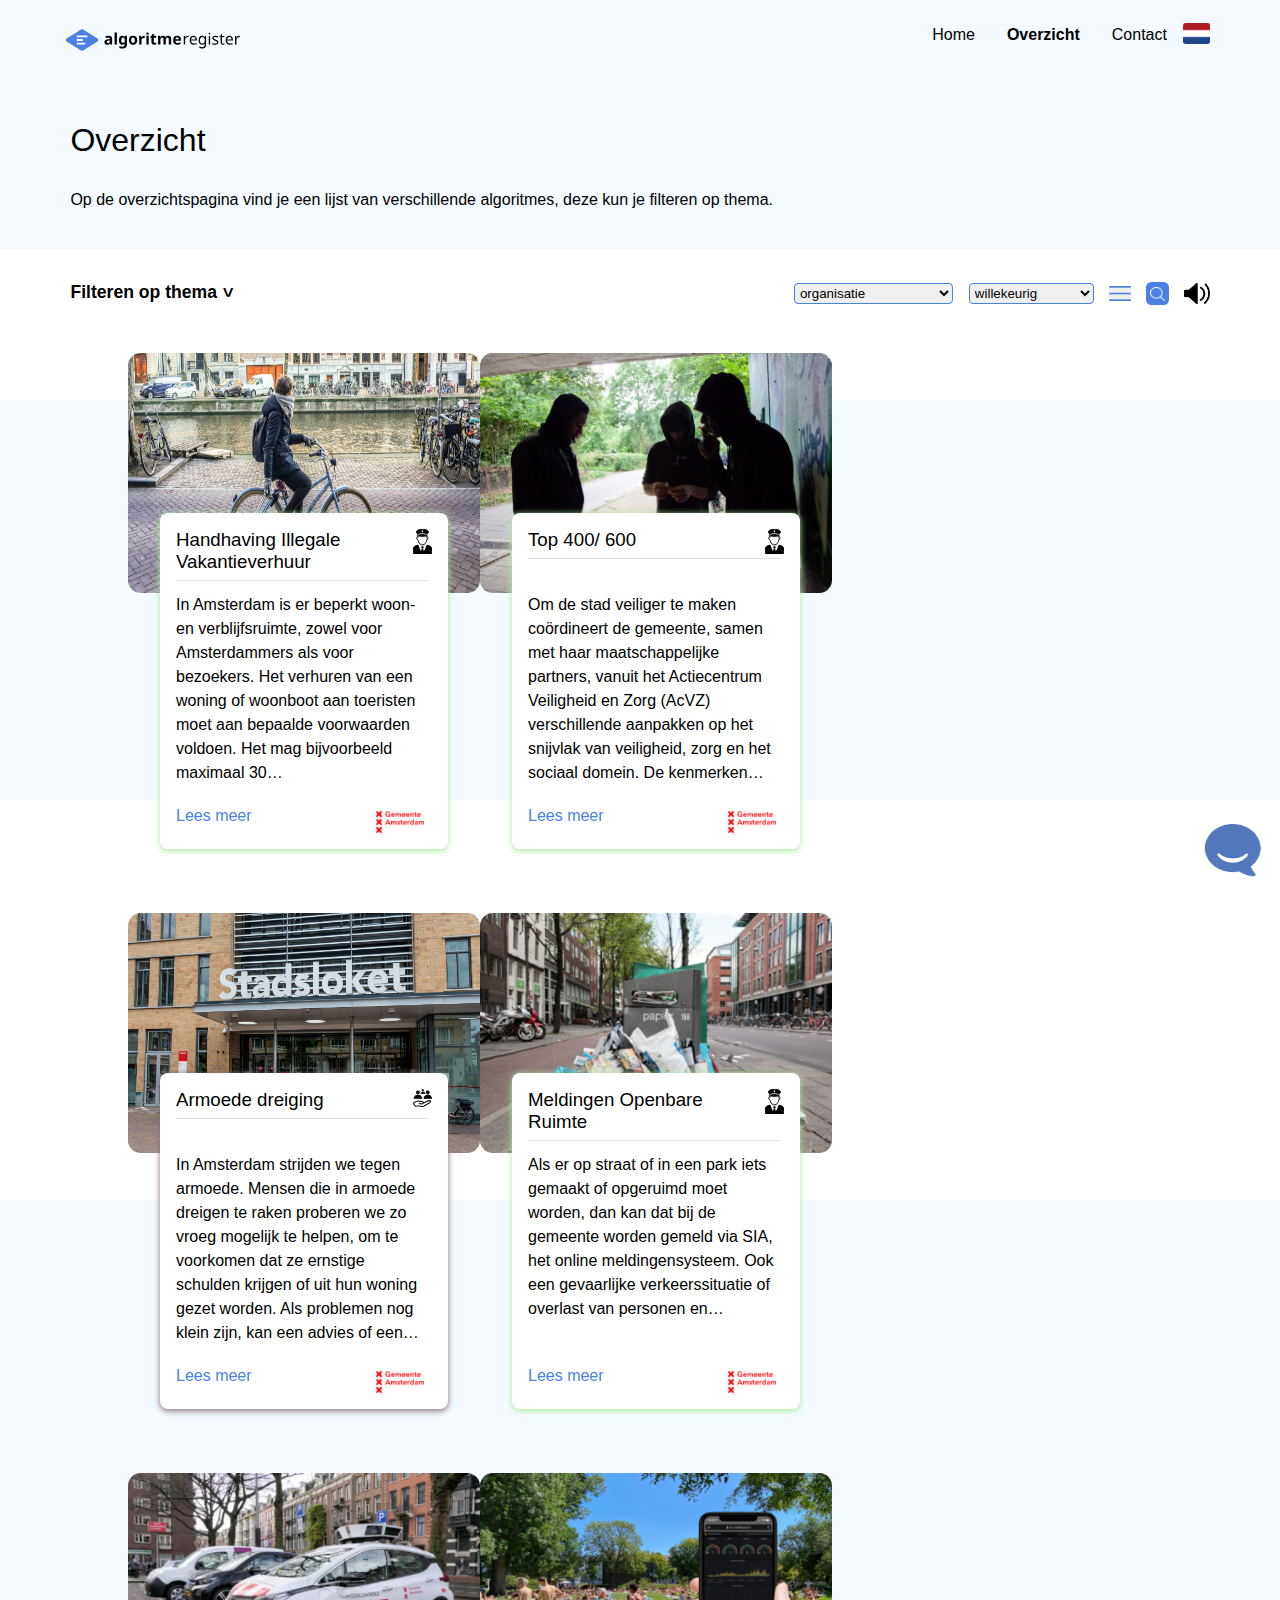
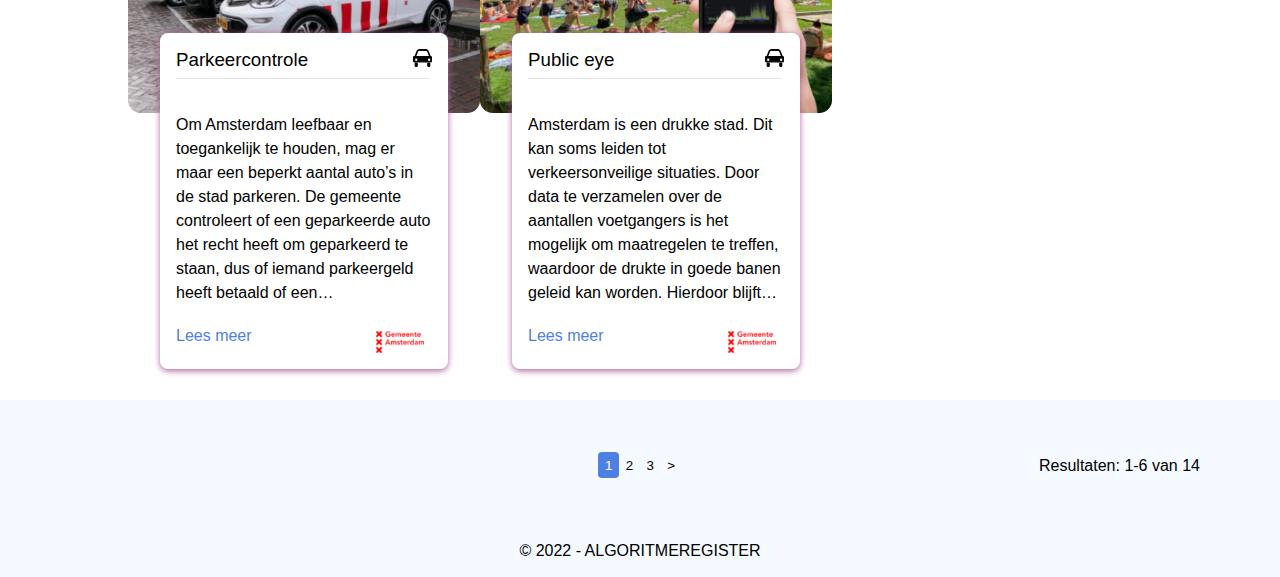
<file: index.html>
<!DOCTYPE html>
<html lang="nl">
<head>
    <meta charset="UTF-8">
    <meta http-equiv="X-UA-Compatible" content="IE=edge">
    <meta name="viewport" content="width=device-width, initial-scale=1.0">
    <link rel="stylesheet" href="style.css">
    <title>Algoritmeregister</title>
</head>
<body>
    <header>
        <nav>
            <img src="images/algoritmeregister-logo.svg" alt="algoritmeregister logo">
            <ul>
              <li><a href="#">Home</a></li>
              <li><a href="#" class="actived">Overzicht</a></li>
              <li><a href="#">Contact</a></li>
              <li><button><img src="images/Netherlands.png" alt="Netherlands vlag"></button></li>
            </ul>
        </nav>    
        <article>
            <h1>Overzicht</h1>
            <p>Op de overzichtspagina vind je een lijst van verschillende algoritmes, deze kun je filteren op thema.</p>
        </article> 
    </header>

    <main>
        <section>
            <h2 class="filtertitel">Filteren op thema </h2>
            <div>
                <input aria-label="zoekveld" type="text" placeholder="Wat zoek je?">
                <button><img src="images/search.png" alt="zoek-knop" ></button>
                <button><img src="images/stripe-list-icon.png" alt="table view knop "></button>
                <img src="images/speaker.png" alt="speaker icon">
                
                <select name="filter">
                    <option value="organisatie">organisatie</option>
                    <option value="Gemeente Amsterdam">Gemeente Amsterdam</option>
                    <option value="Gemeente Den Haag">Gemeente Den haag</option>
                </select>
                
                <select name="filter">
                    <option value="">willekeurig</option>
                    <option value="optie">Nieuwste</option>
                    <option value="optie">recent bijgewerkt</option>
                    <option value="optie">Meeste risico’s</option>
                </select>
            </div>
        </section>
        <section class="filterOptions">
            <button>Natuur</button>
            <button>Financien</button>
            <button>Integratie</button>
            <button>Recht</button>
            <button>Sociale Zekerheid</button>
            <button>Gezondheid</button>
            <button>Verkeer</button>
            <button>Cultuur</button>
            <button>Huisvesting</button>
            <button>Bestuur</button>
            <button>Economie</button>
            <button>Landbouw</button>
            <button>Onderwijs</button>
            <button>Infrastructuur</button>
            <button>Werk</button>
            <button>Openbare orde</button>
        </section>

        <ul class="bloklist"></ul>
        <table class="tablelist"></table>

        <div class="pagination"> </div> 
        <span></span>

        <button class="chatbot"><img src="images/simple-hipchat.png" alt = "chatbot knop"></button>
        <section class="chatbot-box">
            <p>Meest gestelde vragen </p>
            <p>Waar kan ik je mee helpen?</p>
            <p>13:42 PM</p>

            <dl>
                <dt class="vraag">Wat is een algoritmeregister?</dt>
                    <dd class="closedslid">Het algoritmeregister is een overzicht 
                        van de algoritmes die de gemeenten bij 
                        gemeentelijke dienstverlening. 
                        Een algoritme is een vooraf bepa alde set 
                        regels of stappen die door de computer gevolgd worden. 
                        Per algoritme vindt u eerst algemene informatie over de 
                        bedoeling en werking van het algoritme.</dd>

                <dt class="vraag">Waar word al mijn data opgeslagen? </dt>
                    <dd class="closedslid">Het algoritmeregister is een overzicht 
                        van de algoritmes die de gemeenten bij 
                        gemeentelijke dienstverlening. </dd>

                <dt class="vraag">Krijg ik te zien waar algoritmes voor worden gebruikt? </dt>
                    <dd class="closedslid">Het algoritmeregister is een overzicht 
                        van de algoritmes die de gemeenten bij 
                        gemeentelijke dienstverlening. </dd>

                <dt class="vraag">Hoe kan ik up-to-date blijven over nieuwe algoritmes? </dt>
                    <dd class="closedslid">Het algoritmeregister is een overzicht 
                        van de algoritmes die de gemeenten bij 
                        gemeentelijke dienstverlening. </dd>

                <dt class="vraag">Hoelang word data bewaard?</dt>
                    <dd class="closedslid">Het algoritmeregister is een overzicht 
                        van de algoritmes die de gemeenten bij 
                        gemeentelijke dienstverlening. </dd>
            </dl>

            <div>
                <input aria-label="berichtveld" type="text" placeholder="Stel uw vraag ...">
                <button aria-label="send"></button>
            </div>
        </section>
    </main>

    <footer>
        <p>© 2022 - ALGORITMEREGISTER</p> 
    </footer>

    
    <script src="js/script.js"></script>
    <script src="js/ajaxscript.js"></script>
</body>
</html>
</file>
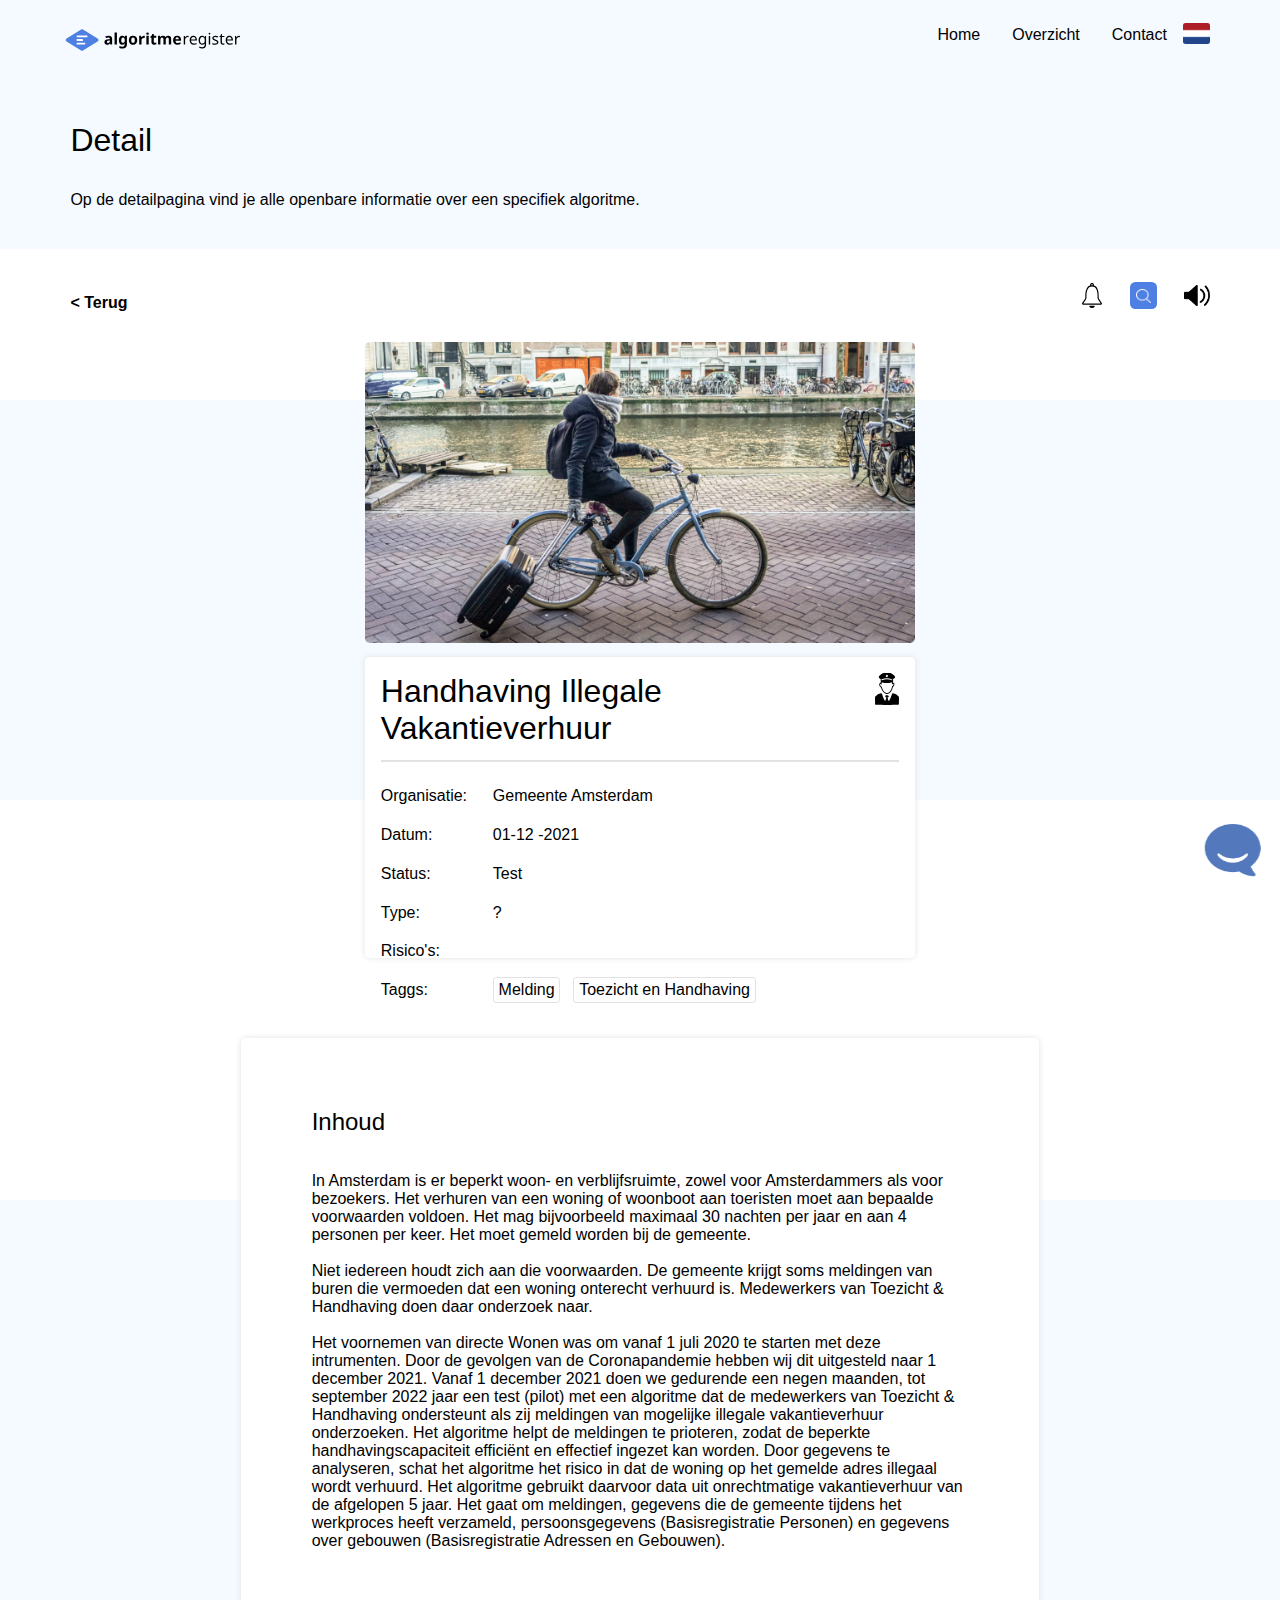
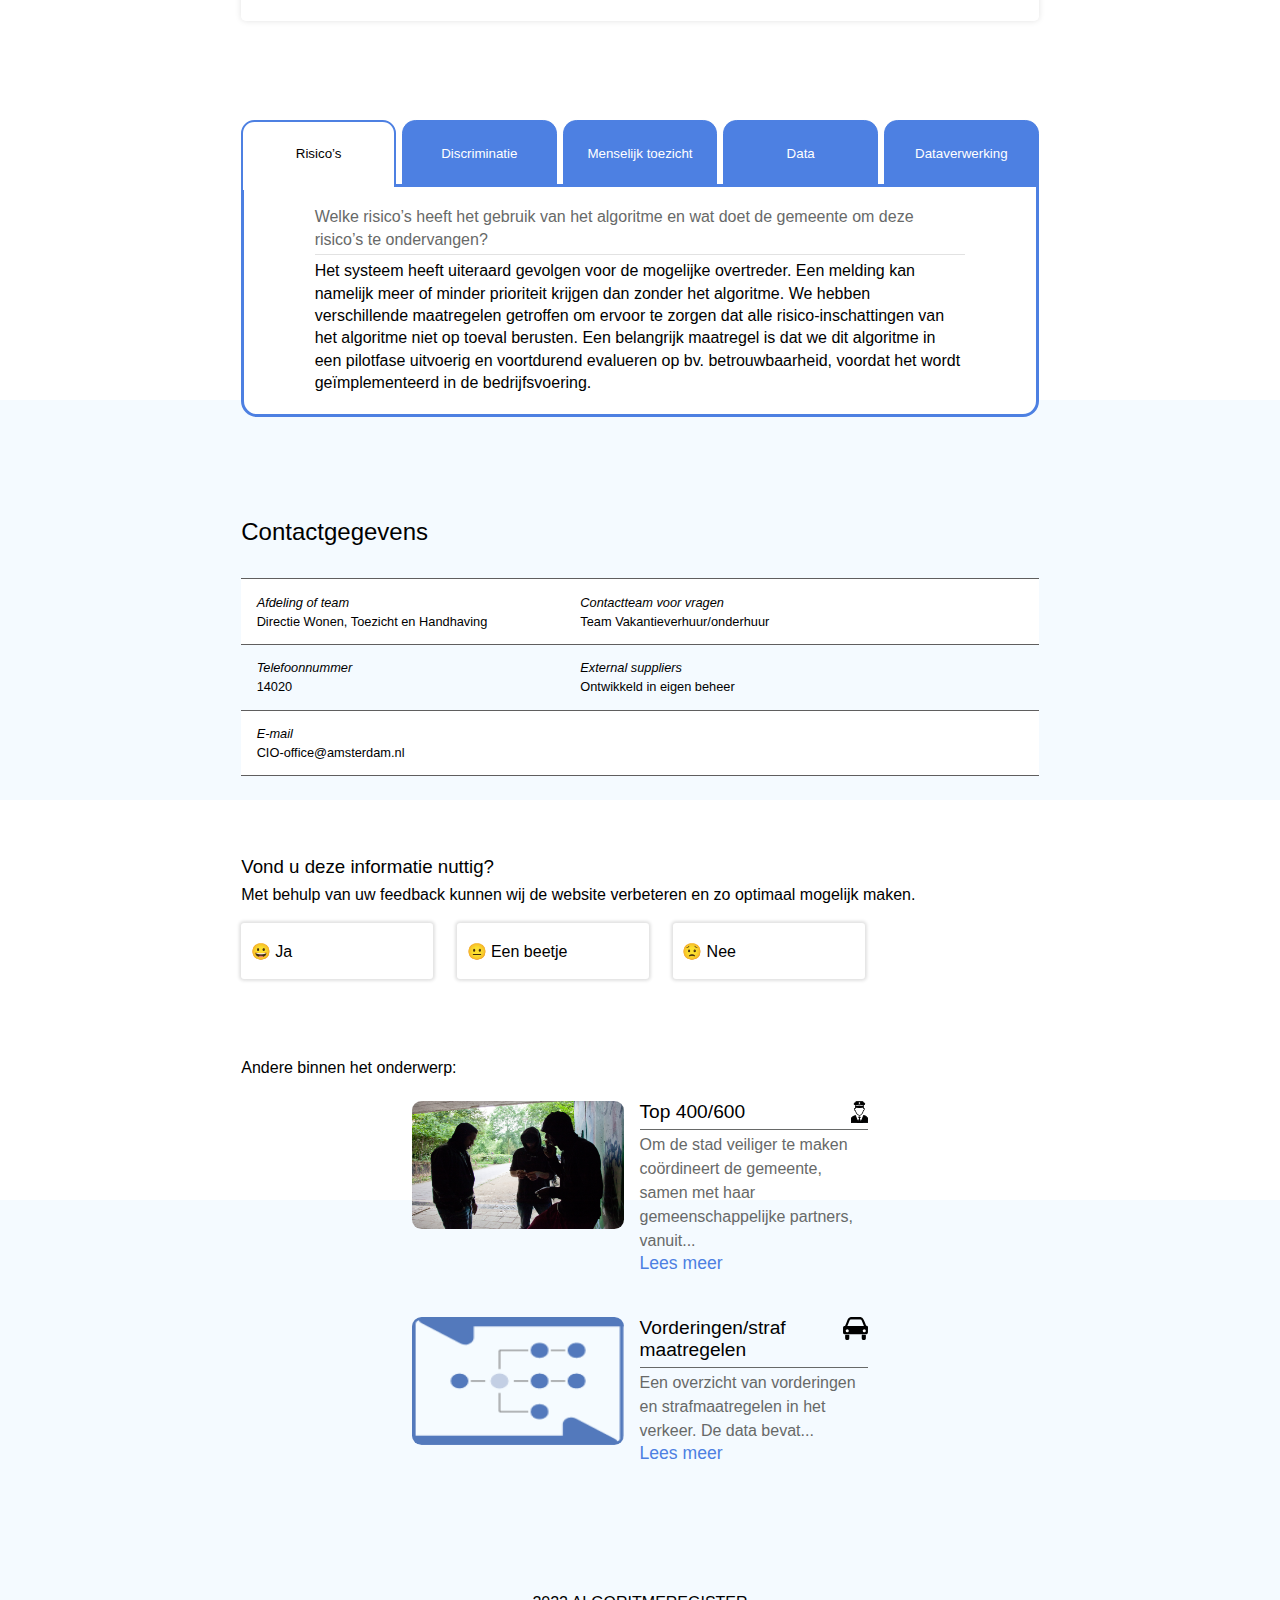
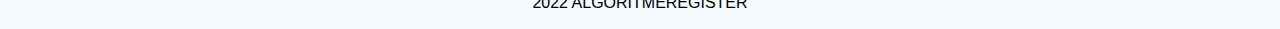
<file: detail-pagina.html>
<!DOCTYPE html>
<html lang="nl">
<head>
    <meta charset="UTF-8">
    <meta http-equiv="X-UA-Compatible" content="IE=edge">
    <meta name="viewport" content="width=device-width, initial-scale=1.0">
    <link rel="stylesheet" href="style.css">
    <title>Algoritmeregister</title>
</head>
<body>
    <header>
        <nav class="navigation-bar">
            <img src="images/algoritmeregister-logo.svg" alt="algoritmeregister logo">
            <ul>
              <li><a href="#">Home</a></li>
              <li><a href="index.html">Overzicht</a></li>
              <li><a href="#">Contact</a></li>
              <li><button><img src="images/Netherlands.png" alt="taal-selectie"></button></li>
            </ul>
        </nav>    
        <article>
            <h1>Detail</h1>
            <p>Op de detailpagina vind je alle openbare informatie over een specifiek algoritme.</p>
        </article> 
    </header>

    <main class="detail-page" id="detail-page">
        <section>
            <a href="index.html" class="terug-link">< Terug </a>
            <div>
                <input aria-label="zoekveld" type="text" placeholder="Wat zoek je?">
                <button><img src="images/search.png" alt="zoek-knop" ></button>
                <img src="images/speaker.png" alt="voorlees-knop">
                <img src="images/icons/notification-icon.svg" alt="notification-knop" class="notificationBtn">
                

              </div>
        </section>

        <div id="popUp" class="pop-up">
          <div class="popUp-content">
            <span class="close">&times;</span>
            <h5>Ik wil op de hoogte blijven van:</h5>
            <input type="checkbox" checked name="keuze1" value="keuze1">
            <label for="keuze1"> Wanneer er wijzigingen plaatsvinden voor <b>"Handhaving Illegale Vakantieverhuur"</b></label><br>
            <input type="checkbox" name="keuze2" value="keuze2">
            <label for="keuze2">Nieuwe algoritmes met hetzelfde thema bijkomen</label><br>
            <input type="checkbox" name="keuze3" value="keuze3">
            <label for="keuze3"> Nieuwe algoritmes bijkomen</label><br>
            <form>
              <label for="e-mail">Voer uw e-mail in:</label>
              <input type="email"  placeholder="Example: algoritmeregister@gmail.com" required>
              
              <button class="gereed">Gereed</button>
            </form>
          </div>
        </div>

        <section class="detail-container">
            <div class="detail-banner">
                <img src="images/table-images/illegaal-verhuur.jpg" alt="illegaal-verhuur" class="banner">
            </div>
            
            <div class="detail-block">
                <h1>Handhaving Illegale Vakantieverhuur</h1>
                <img src="images/icons/Openbareorde.icon.svg" alt="Openbareorde icon">
                <span>Openbare orde</span>

                <ul class="detail-content">
                    <li>Organisatie:<p>Gemeente Amsterdam</p></li>
                    <li>Datum:<p>01-12 -2021</p></li>
                    <li>Status:<p>Test</p></li>
                    <li>Type:<p>?</p></li>
                    <li>Risico's:</li>
                    <li>Taggs: 
                      <ul>
                        <li><a href="#">Melding</a></li>
                        <li><a href="#">Toezicht en Handhaving</a></li>
                        </ul>
                    </li>
                </ul>
            </div>
        </section>

        <section class="inhoud-container">
            <h2>Inhoud</h2>
            <br>
            <br>
            <article>
                <p>
                    In Amsterdam is er beperkt woon- en verblijfsruimte, zowel voor Amsterdammers als
                    voor bezoekers. Het verhuren van een woning of woonboot aan toeristen moet aan bepaalde
                    voorwaarden voldoen. Het mag bijvoorbeeld maximaal 30 nachten per jaar en aan 4 personen
                    per keer. Het moet gemeld worden bij de gemeente. 
                </p>    
                <br>
                <p>
                    Niet iedereen houdt zich aan die voorwaarden. De gemeente krijgt soms meldingen van buren
                    die vermoeden dat een woning onterecht verhuurd is. Medewerkers van Toezicht & Handhaving 
                    doen daar onderzoek naar. 
                </p>
                <br>
                <p>
                    Het voornemen van directe Wonen was om vanaf 1 juli 2020 te starten met deze 
                    intrumenten. Door de gevolgen van de Coronapandemie hebben wij dit uitgesteld naar
                    1 december 2021. Vanaf 1 december 2021 doen we gedurende een negen maanden, tot 
                    september 2022 jaar een test (pilot) met een algoritme dat de medewerkers van Toezicht
                    & Handhaving ondersteunt als zij meldingen van mogelijke illegale vakantieverhuur 
                    onderzoeken. Het algoritme helpt de meldingen te prioteren, zodat de beperkte 
                    handhavingscapaciteit efficiënt en effectief ingezet kan worden. Door gegevens te 
                    analyseren, schat het algoritme het risico in dat de woning op het gemelde adres illegaal
                    wordt verhuurd. Het algoritme gebruikt daarvoor data uit onrechtmatige 
                    vakantieverhuur van de afgelopen 5 jaar. Het gaat om meldingen, gegevens die de 
                    gemeente tijdens het werkproces heeft verzameld, persoonsgegevens (Basisregistratie 
                    Personen) en gegevens over gebouwen (Basisregistratie Adressen en Gebouwen).
                </p>
            </article>
        </section>

        <!--Tabs-->
        <section class="tabbed">
          <div class="titels">
            <button class="opentab">Risico’s</button>
            <button>Discriminatie</button>
            <button>Menselijk toezicht</button>
            <button>Data</button>
            <button>Dataverwerking</button>
          </div>
          
          <div class="tabs">
            <!--     Risico’s     -->
            <div class="opentab">
              <p>Welke risico’s heeft het gebruik van het algoritme en wat doet de gemeente om deze risico’s te ondervangen?
              <p>
      
              <p>Het systeem heeft uiteraard gevolgen voor de mogelijke overtreder. Een melding kan namelijk meer of minder prioriteit krijgen dan zonder het algoritme. We hebben verschillende maatregelen getroffen om ervoor te zorgen dat alle risico-inschattingen van het algoritme niet op toeval berusten. Een belangrijk maatregel is dat we dit algoritme in een pilotfase uitvoerig en voortdurend evalueren op bv. betrouwbaarheid, voordat het wordt geïmplementeerd in de bedrijfsvoering. </p>
            </div>
      
            <!--    Discriminatie    -->
            <div>
              <p>Hoe bevordert het algoritme gelijke behandeling of gaat het ongelijke behandeling tegen?
              <p>
      
              <p>Bij het ontwikkelen van het algoritme hebben we kritisch gekeken naar beschikbare datasets. Hiervoor is een ‘Privacy Impact assessment’ (PIA) opgesteld. We hebben ervoor gekozen niet alle beschikbare informatie te verwerken in het algoritme. We hebben alleen informatie die noodzakelijk is voor het vaststellen van een overtreding van de Huisvestingswet opgenomen in de dataset waarop het algoritme is ontwikkeld[1]. Informatie als geboorteplaats, nationaliteit, burgerlijke staat en geboorteland zijn niet verwerkt in het algoritme. Dat voorkomt dat er een vertekend beeld of vooroordeel ontstaat over specifieke groepen.</p>
              <p>De gegevens die het algoritme gebruikt, komen van eerdere illegale vakantieverhuurzaken. Er moeten kwalitatief goede gegevens worden gebruikt om een handhavingsbesluit te kunnen onderbouwen en juridisch staande te kunnen houden. We nemen daarom aan dat de onderliggende gegevens geen wezenlijke vooroordelen bevatten, die doen twijfelen aan de betrouwbaarheid van de gegevens en de kansberekening.</p>
      
              <p>Een algoritme kan echter zo goed zijn in het vinden van patronen, dat het direct uitsluiten van gevoelige gegevens niet voldoende is. We hebben daarom ook uitgezocht of de niet-gevoelige gegevens die het algoritme verwerkt indirect toch tot ongewenste verschillen in behandeling leiden. Het zou bijvoorbeeld kunnen dat in bepaalde wijken veel mensen wonen met een bepaalde nationaliteit, of dat een bepaalde groep gemiddeld genomen grotere gezinnen heeft. Als het algoritme dan gebruik kan maken van een gegeven als postcode of gezinsgrootte, kan het indirect alsnog onderscheid maken tussen bepaalde groepen, simpelweg door onderscheid te maken tussen wijken/gezinsgrootte. Zo kan een groep alsnog benadeeld worden door het algoritme, ook al is de groep niet expliciet bekend bij het algoritme.</p>
      
              <p>We hebben ervoor gekozen om hier nader onderzoek naar te doen. Het zogenaamd onderzoek naar onbewuste vooringenomenheid (bias) uitgevoerd en de resultaten hiervan zijn te vinden op:
                <br>Blog post 1:
                <br> <a>Analyzing Bias in Machine Learning: a step-by-step approach (amsterdamintelligence.com)</a>
                <br>Er kan worden geconcludeerd dat het algoritme vrij is van een ongerechtvaardigde vooringenomenheid en daarmee geschikt is om een pilot mee te starten.
              </p>
      
              <p> <a>[1] Commissie Persoonsgegevens Amsterdam – Gemeente Amsterdam,</a> advies Bias analyse over ontwikkelde algoritme 10 december 2020. </p>
            </div>
      
            <!--     Menselijk toezicht     -->
            <div>
              <p>In hoeverre houden mensen toezicht op de werking van het algoritme?</p>
              <p>Er is geen sprake van geautomatiseerde besluitvorming. Als we een adres onderzoeken op het vermoeden van illegale vakantieverhuur komt dit voort uit een melding van bijvoorbeeld een omwonende of een verhuurplatform. Het algoritme helpt de medewerkers van Toezicht & Handhaving te bepalen bij welke meldingen de kans op illegale verhuur het grootst is, zodat die meldingen het eerst onderzocht kunnen worden. De medewerker krijgt een overzicht te zien, die toont op grond van welke criteria het algoritme het risico op illegale vakantieverhuur hoog of laag inschat. Op die manier maken we inzichtelijk waarop het algoritme de risico-inschatting heeft gebaseerd.</p>
              <p>Er is geen sprake van geautomatiseerde besluitvorming. Als we een adres onderzoeken op het vermoeden van illegale vakantieverhuur komt dit voort uit een melding van bijvoorbeeld een omwonende of een verhuurplatform. Het algoritme helpt de medewerkers van Toezicht & Handhaving te bepalen bij welke meldingen de kans op illegale verhuur het grootst is, zodat die meldingen het eerst onderzocht kunnen worden. De medewerker krijgt een overzicht te zien, die toont op grond van welke criteria het algoritme het risico op illegale vakantieverhuur hoog of laag inschat. Op die manier maken we inzichtelijk waarop het algoritme de risico-inschatting heeft gebaseerd.</p>
              <p>Om te voorkomen dat medewerkers teveel vertrouwen in het algoritme hebben, is er iemand aangesteld om het algoritme en de werking daarvan te monitoren. Daarnaast is een werkinstructie opgesteld voor de medewerkers die met dit instrument gaan werken. Daarbij volgen de medewerkers workshop over de kansen en risico’s van het gebruik van algoritmen.</p>
            </div>
      
            <!--    Data    -->
            <div>
              <p>Overzicht van de belangrijkste datasets die gebruikt zijn in de ontwikkeling en de toepassing van het algoritme. De verschillende datasets worden onderscheiden door subkoppen.</p>
              <section>
                <div>
                  <p>Identiteits- en huisvestingsgegevens (BRP)</p>
                  <p>Een beperkte set gegevens uit de Basisregistratie Personen (BRP) over de identiteit en huisvestingssituatie van de bewoners, namelijk:</p>
                  <ul>
                    <li>Naam van de geregistreerde bewoners</li>
                    <li>Geboortedatum</li>
                    <li>Vertrekdatum Amsterdam</li>
                    <li>Vertrekdatum adres</li>
                    <li>Vestigingsdatum adres</li>
                    <li>Overlijdensdatum</li>
                  </ul>
                </div>
                
                <div>
                  <p>Gegevens over gebouwen (BAG)</p>
                  <p>Een beperkte set gegevens uit de Basisregistratie Adressen en Gebouwen (BAG) over het gebouw, namelijk:</p>
                  <ul>
                    <li>Adres, straatcode, postcode</li>
                    <li>id-adres</li>
                    <li>omschrijving pand</li>
                    <li>Amsterdamse BAG-code, landelijke BAG-code</li>
                    <li>type woning (huur, sociale huur / vrije sector, koop)</li>
                    <li>adresseerbaar BAG-ID</li>
                    <li>aantal kamers</li>
                    <li>vloeroppervlak</li>
                    <li>bouwlaag van voordeur appartement</li>
                    <li>aantal bouwlagen</li>
                    <li>omschrijving verdieping woonobject</li>
                  </ul>
                </div>
                
                <div>
                  <p>Gegevens uit illegale vakantieverhuurzaak</p>
                  <p>Gegevens uit de melding en eventuele gerelateerde illegale vakantieverhuurzaak, namelijk:</p>
                  <ul>
                    <li>zaak id</li>
                    <li>datum van start van onderzoek / melding</li>
                    <li>stadium van behandeling van de melding</li>
                    <li>stadia nummer, omschrijving en id</li>
                    <li>(meld)code</li>
                    <li>code overtreding</li>
                    <li>code (behandelend) medewerker</li>
                    <li>wel / geen anonieme melder</li>
                    <li>datum melding</li>
                    <li>situatieschets</li>
                    <li>bevindingen onderzoek</li>
                    <li>gebruiker die melding heeft gecreëerd (met datum), of aangepast (met datum aanpassing)</li>
                    <li>behandelcode (type zaak, indeling in team)</li>
                    <li>resultaat</li>
                    <li>datum wanneer zaak is afgesloten</li>
                    <li>reden waarom zaak is afgesloten</li>
                  </ul>
                </div>
              </section>
            </div>
      
            <!--   Dataverwerking     -->
            <div>
              <p>Hoe gebruikt het systeem de data?</p>
              <p><strong>Architectuur van het model</strong> <br> Gemeente Amsterdam heeft een algoritme ontwikkeld dat verbanden en patronen kan vinden in grote hoeveelheid informatie over illegale vakantieverhuur. Het algoritme
                berekent welke informatie vaker in verband kan worden gebracht met illegale vakantieverhuur en welke informatie niet. Het algoritme doet dit door wiskundige berekeningen
                uit te voeren volgens het kansboom-principe. Dat wil zeggen dat het algoritme op basis van een groot aantal kansberekeningen een gemiddelde neemt. Dit gemiddelde wordt
                gebruikt om de wiskundige verwachting te genereren van illegale vakantieverhuur op een adres. Het algoritme berekent deze verwachting pas als we een nieuwe melding
                (bijvoorbeeld van een omwonende of verhuurplatform) ontvangen van mogelijke illegale vakantieverhuur.</p>
              <p>Dit algoritme wordt een ‘random forest regressie algoritme’ genoemd. Om de door het algoritme gemaakte afwegingen inzichtelijk te maken voor mensen passen we de
                “SHAP”-methodiek toe (SHapley Additive exPlanations; https://github.com/slundberg/shap). SHAP berekent voor iedere individuele zaak welke indicatoren hebben
                bijgedragen aan die voorspelling en of dit ervoor zorgde dat de voorspelling hoger of lager werd. Zo kan een medewerker altijd zien waar het algoritme de risico-inschatting
                op heeft gebaseerd en een afgewogen besluit nemen.</p>
              <table>
                <tr>
                  <td>CONTENT</td>
                  <td>ATTACHMENT</td>
                </tr>
                <tr>
                  <td>Architectuur van het model</td>
                  <td><a>Handhaving Illegale Vakantieverhuur Afbeelding</a></td>
                </tr>
              </table>
              <p><strong>Prestatie</strong>
                <br>Het voordeel van een ‘random forest regressie’ is dat het een redelijk complex algoritme is dat de werkelijkheid goed kan benaderen. Maar er is wel een kans op overfitting. Een
                ‘tree’ met veel lagen perst de data uit om specifieke antwoorden te leveren. Er is onderzocht hoeveel lagen het model nodig heeft om generiek inzetbaar te blijven en dus niet
                te overfitten. Daarnaast worden continu datapunten gecategoriseerd (gegroepeerd), zodat het model een overzichtelijk aantal mogelijkheden heeft in plaats van een oneindig
                aantal met continue waarden. Hierdoor is het model beter in staat is om tot een conclusie te komen.
              </p>
            </div>
      
          </div>
          </section>

        <section class="contactgegevens">
            <h2>Contactgegevens</h2>
            <table>    
                <tr>
                    <td>
                      <p>Afdeling of team</p>
                      <p>Directie Wonen, Toezicht en Handhaving</p>
                    </td>

                    <td>
                      <p>Contactteam voor vragen</p>
                      <p>Team Vakantieverhuur/onderhuur</p>
                    </td>
                </tr>

                <tr>
                  <td>
                    <p>Telefoonnummer</p>
                    <p>14020</p>
                  </td>

                  <td>
                    <p>External suppliers</p>
                    <p>Ontwikkeld in eigen beheer</p>
                  </td>
                </tr>

                <tr>
                    <td colspan="2">
                        <p>E-mail</p>
                        <p>CIO-office@amsterdam.nl</p>
                    </td>
                    <!-- <td></td> -->
                </tr>
            </table>
        </section>
        <section class="feedback">
            <h3>Vond u deze informatie nuttig?</h3>
            <p>Met behulp van uw feedback kunnen wij de website verbeteren en zo optimaal mogelijk maken.</p>
            <button>&#128512; Ja</button>
            <button>&#128528; Een beetje</button>
            <button>&#128543; Nee</button>
        </section>

        <section class="subjects">
            <h4>Andere binnen het onderwerp:</h4>
            <ul>
              <li  class="subject-container">
                    <img src="images/table-images/top400600.jpg" alt="top400600">
                    <div class="subject-content">
                        <h5 class="Openbareorde">Top 400/600</h5>
                        <p>
                            Om de stad veiliger te maken coördineert de
                            gemeente, samen met haar gemeenschappelijke
                            partners, vanuit...
                        </p>
                        <a href="#">Lees meer</a>
                    </div>
              </li>
              <li  class="subject-container">
                    <img src="images/table-images/standaard-foto.png" alt="placeholder">
                    <div class="subject-content">
                            <h5 class="Verkeer">Vorderingen/straf maatregelen</h5> 
                        <p>
                            Een overzicht van vorderingen
                            en strafmaatregelen in het 
                            verkeer. De data bevat...
                        </p>
                        <a href="#">Lees meer</a>
                    </div>
              </li>
            </ul>
        </section>

        <button class="chatbot"><img src="images/simple-hipchat.png" alt = "chatbot knop"></button>
        <section class="chatbot-box">
            <p>Meest gestelde vragen </p>
            <p>Waar kan ik je mee helpen?</p>
            <p>13:42 PM</p>

            <dl>
                <dt class="vraag">Wat is een algoritmeregister?</dt>
                    <dd class="closedslid">Het algoritmeregister is een overzicht 
                        van de algoritmes die de gemeenten bij 
                        gemeentelijke dienstverlening. 
                        Een algoritme is een vooraf bepa alde set 
                        regels of stappen die door de computer gevolgd worden. 
                        Per algoritme vindt u eerst algemene informatie over de 
                        bedoeling en werking van het algoritme.</dd>

                <dt class="vraag">Waar word al mijn data opgeslagen? </dt>
                    <dd class="closedslid">Het algoritmeregister is een overzicht 
                        van de algoritmes die de gemeenten bij 
                        gemeentelijke dienstverlening. </dd>

                <dt class="vraag">Krijg ik te zien waar algoritmes voor worden gebruikt? </dt>
                    <dd class="closedslid">Het algoritmeregister is een overzicht 
                        van de algoritmes die de gemeenten bij 
                        gemeentelijke dienstverlening. </dd>

                <dt class="vraag">Hoe kan ik up-to-date blijven over nieuwe algoritmes? </dt>
                    <dd class="closedslid">Het algoritmeregister is een overzicht 
                        van de algoritmes die de gemeenten bij 
                        gemeentelijke dienstverlening. </dd>

                <dt class="vraag">Hoelang word data bewaard?</dt>
                    <dd class="closedslid">Het algoritmeregister is een overzicht 
                        van de algoritmes die de gemeenten bij 
                        gemeentelijke dienstverlening. </dd>
            </dl>

            <div>
                <input aria-label="berichtveld" type="text" placeholder="Stel uw vraag ...">
                <button aria-label="send"></button>
            </div>
        </section>
      
      </main>

    <footer>
        <p>2022 ALGORITMEREGISTER</p>
    </footer>

    
    <script src="js/script-dp.js"></script>
</body>
</html>
</file>
<file: style.css>
/* Snelle toegang door het gewenste titel te kopiëren en er direct naar te zoeken */

/******************* Body stylen *******************/
/* Navigation-bar */
/* header stylen */
/* footer stylen */

/******************* algemeen stylen *******************/
/* pagination / page nummer */
/* main div first section */
/* Thema filter */
/* thema note hover in de index en details pagina */


/************* main stylen Bolkjes view ************/

/************ main stylen table view ***************/

/*************** detail-pagina stylen *****************/
/* Dataverwerking */
/* Data */
/* contactgegevens */
/* feedback form */
/* Thema's subjects icon classen */
/* subjects */
/* Tabs */
 /* Popup */

/******************* Chatbot stylen *******************/
/* Chatbot icon */
/* Open chatbot */
/* De vragen list */
/* input position */

/* *********************************************************** */
/* *********************************************************** */

/* De code  */
* {
    margin: 0;
    padding: 0;
    box-sizing: border-box;
    caret-color: transparent;

}

:root{
    --background-color:#ffffff;
    --font-color: #000000;
    --hoofd-color: #4D80E2;
    --secondary-color:  #f4faff;
    --grey-color: #676968;
    --licht-grey-color: #e2e2e2;
    /*  de ::after werkt niet met de var() voor kleuren, dus heb ik de hashtag kleuren gebruikt voor de ::after. */

    /* thema's colors */
    --thema-Natuur:#DCE6BB;
    --thema-Financien:#867275;
    --thema-Integratie:#B5C5DF;
    --thema-openbare-orde:#ACECA1;
    --thema-Sociale-zekerheid:#688B58;
    --thema-Gezondheid:#8B4D57;
    --thema-Cultuur:#FBBE96;
    --thema-Huisvesting:#F5A26B;
    --thema-Bestuur:#4C6663;
    --thema-Recht:#49101C;
    --thema-Verkeer:#B3679B;
    --thema-Economie:#8B4D57;
    --thema-Landbouw:#76881C;
    --thema-Onderwijs:#FDB07E;
    --thema-Infrastructuur:#D7907B;
    --thema-Werk:#6C4A5E;
}


/* ************************************************** */
/******************* Body stylen *******************/
/* ************************************************** */

body {
    font-family: 'Noto Sans SC', Helvetica, arial, sans-serif;
    min-height: 100vh;
    background-image: linear-gradient(var(--background-color) 25em, var(--secondary-color) 20em);
    background-size: 100% 50em;
    position: relative;
} 

.lijstbackground{
    background-image: none;
}

main {
    padding-bottom: 5em;
}

/* Navigation-bar */

header nav{
    height: 4.4em;
    width: 100%;
    text-align:center;
    background-color: var(--secondary-color);

    display: flex;
    justify-content: space-between;
}

header nav>img{
    float: left;
    width: 15.6em;
    padding: 1.2em .6em .6em 4em;
}

header nav ul{
    padding: 0 4.4em 0 0;
    list-style: none;
    display: flex;
    flex-wrap: wrap;
    align-items: center;
}

header nav ul li a{
    color: var(--font-color);
    font-family: "Trebuchet MS", Arial, Helvetica, sans-serif;
    text-decoration: none;
    line-height: 4.4em;
    padding: .3em 1em;
}

header nav ul li a.actived{
    font-weight: bold;
}

header nav ul li button{
    border: none;
    background-color: none;
    margin: 0;
    padding: 0;
    cursor: pointer;
}

header nav ul li button img{
    width: 2em;
    height: 1.6em;
    border-radius: .2em;
    display: block;
}


/* header stylen */
header article {
    padding: 1.2em 4.4em 2.5em 4.4em;
    background-color: var(--secondary-color);
}

header article h1{
    font-weight: lighter;
    margin: 1em 0;
}

/* footer stylen */
footer {
    position: absolute;
    height: 3.5em;
    left: 0;
    bottom: 0;
    width: 100%;
    background-color: var(--secondary-color);
    color: var(--font-color);
    text-align: center;
    padding: 1.3em;
 }













 
/* ************************************************** */
/******************* algemeen stylen *******************/
/* ************************************************** */


/* pagination / page nummer */
.pagination{
    display: flex;
    justify-content: center;
    align-items: center;
    margin-top: 1.2em;
    margin-bottom: 1.2em;
    left: 0;
    right: 0;

}

  .pagination button {
    padding: .4em .5em;
    border: none;
    background-color: transparent ;
    border-radius: .3em;
    cursor: pointer;
  }

  .pagination button.active {
    background-color: var(--hoofd-color);
    color: var(--background-color);
    border-radius: .3em;
  }
  

  .pagination button:hover:not(.active) {
    background-color: var(--secondary-color);
    border-radius: .3em;
    color: var(--font-color);
  }

.pagination p{
    position: absolute;
    right: 4em;
}




/* main div first section */

main section:first-of-type {
    position: relative;
    right: 0;
    padding: 1.2em 4.4em 0 4.4em;
    width: 100%;
    text-align: center;
    margin: .9em 0 1em 0;

    display: flex;
    justify-content: space-between;
    align-items: baseline; 
    flex-wrap: wrap;
}

main section div:first-of-type{
    margin: 0;
    padding: 0;
    width: 25em;
    min-width: 15em;
    display: flex;
    align-items: center;
    justify-content: space-between;
    flex-wrap: wrap;
}

main section:first-of-type h2{
    cursor: pointer;
    font-size: 1.1em;
}

main section:first-of-type h2::after{
    content: ">";
    display: inline-block;
    transform: rotate(90deg);
}

main section:first-of-type h2.closemenu::after{
    transform: rotate(-90deg);
}

main section:first-of-type div{
    width: 26em;
    display: flex;
    justify-content: space-between;
    align-items: center;
    position: relative;
}

main section:first-of-type div>img{
    width: 1.6em;
    order: 4;
}

main section:first-of-type div button:first-of-type img {
    width: 1.1em;
    filter: invert(100%) sepia(0%) saturate(1833%) hue-rotate(316deg) brightness(110%) contrast(100%);
    margin: 0;
}

main section:first-of-type div button:nth-of-type(2){
    order: 2;
    cursor: pointer;
    border: 0;
    background-color: none;
}

main section:first-of-type div button:nth-of-type(2) img{
    width: 1.6em;
    float: right;
    filter: invert(48%) sepia(90%) saturate(2077%) hue-rotate(201deg) brightness(92%) contrast(93%);
}

main section:first-of-type div select {
    border-radius: .3em;
    border: .1em solid var(--hoofd-color);
    padding: .1em;
}

main section:first-of-type div select:nth-of-type(2){
    order: 1;
}


main section:first-of-type div button:first-of-type{
    width: 1.7em;
    height: 1.7em;
    background-color: var(--hoofd-color);
    border: none;
    border-radius: .4em;
    padding-top: .3em;
    cursor: pointer;
    z-index: 1;
    order: 3;
}

main section:first-of-type div input{
    position: absolute;
    left: 13em;
    border: var(--hoofd-color) solid .1em;
    border-radius: .4em 0 0 .4em;
    height: 1.7em;
    width: 14.5em;
    opacity: 0;
    z-index: -1;
    box-shadow: inset var(--grey-color) 0 0 .2em;

    transition: .2s;
}

.detail-page section:first-of-type div input{
    left: -10em;
    opacity: 0;
    z-index: -1;
}

.detail-page section:first-of-type div input.opensearchDP{
    opacity: 1;
    z-index: 1;
}

main section:first-of-type div input.opensearch{
    opacity: 1;
    z-index: 1;
}

.detail-page section:first-of-type div input,
main section:first-of-type div input[type="text"]{
    color: var(--grey-color);
    padding: .3em;
}



/* Thema filter */

.filterOptions{
    display: none;
    padding: 0 4.4em;
    margin: 0;
}

.openfilter{
    display: flex;
    height: 100%;
    justify-content: flex-start;
    flex-wrap: wrap;
    gap:1.5em;
}

.filterOptions button{
    border: none;
    background-color: var(--secondary-color);
    color: var(--font-color);
    border-radius: .3em;
    height: 3em;
    width: 9.7em;
    padding: 0;

    cursor: pointer;
    box-shadow: var(--licht-grey-color) 0 .15em .2em ;
}

.filterOptions button:active{
    transform: scale(.9);
}

    .filterOptions button:first-of-type.activated,
    .filterOptions button:first-of-type:hover{
        background-color:var(--thema-Natuur);
    }

    .filterOptions button:nth-of-type(2).activated,
    .filterOptions button:nth-of-type(2):hover{
        background-color:var(--thema-Financien);
        color: var(--background-color);
    }

    .filterOptions button:nth-of-type(3).activated,
    .filterOptions button:nth-of-type(3):hover{
        background-color:var(--thema-Integratie);
    }

    .filterOptions button:nth-of-type(4).activated,
    .filterOptions button:nth-of-type(4):hover{
        background-color:var(--thema-Recht);
        color: var(--background-color);
    }

    .filterOptions button:nth-of-type(5).activated,
    .filterOptions button:nth-of-type(5):hover{
        background-color:var(--thema-Sociale-zekerheid);
    }

    .filterOptions button:nth-of-type(6).activated,
    .filterOptions button:nth-of-type(6):hover{
        background-color:var(--thema-Gezondheid);
        color: var(--background-color);
    }

    .filterOptions button:nth-of-type(7).activated,
    .filterOptions button:nth-of-type(7):hover{
        background-color:var(--thema-Verkeer);
    }

    .filterOptions button:nth-of-type(8).activated,
    .filterOptions button:nth-of-type(8):hover{
        background-color:var(--thema-Cultuur);
    }

    .filterOptions button:nth-of-type(9).activated,
    .filterOptions button:nth-of-type(9):hover{
        background-color:var(--thema-Huisvesting);
    }

    .filterOptions button:nth-of-type(10).activated,
    .filterOptions button:nth-of-type(10):hover{
        background-color:var(--thema-Bestuur);
        color: var(--background-color);
    }

    .filterOptions button:nth-of-type(11).activated,
    .filterOptions button:nth-of-type(11):hover{
        background-color:var(--thema-Economie);
        color: var(--background-color);
    }

    .filterOptions button:nth-of-type(12).activated,
    .filterOptions button:nth-of-type(12):hover{
        background-color:var(--thema-Landbouw);
    }

    .filterOptions button:nth-of-type(13).activated,
    .filterOptions button:nth-of-type(13):hover{
        background-color:var(--thema-Onderwijs);
    }

    .filterOptions button:nth-of-type(14).activated,
    .filterOptions button:nth-of-type(14):hover{
        background-color:var(--thema-Infrastructuur);
    }

    .filterOptions button:nth-of-type(15).activated,
    .filterOptions button:nth-of-type(15):hover{
        background-color:var(--thema-Werk);
        color: var(--background-color);
    }

    .filterOptions button:nth-of-type(16).activated,
    .filterOptions button:nth-of-type(16):hover{
        background-color:var(--thema-openbare-orde);
    }


 /* thema note hover in de index en details pagina */

 .detail-page .detail-block > img + span,
 main ul li div a:first-of-type img + span{
     position: absolute;
     top: -1em;
     right: 1em;
     background-color: var(--secondary-color);
     padding: .2em;
     border-radius: .3em;
     box-shadow: var(--grey-color) 0 0 .2em;
     opacity: 0;
 }
 
 main ul li div a:first-of-type img + span{
     top: -1.8em;
     right: 0;
     color: var(--font-color);
 }
 
 .detail-page .detail-block > img:hover + span,
 main ul li div a:first-of-type img:hover + span{
     opacity: 1;
 }
















/* ************************************************** */
/************* main stylen Bolkjes view ************/
/* ************************************************** */
.hidden{
    display: none;
}

main ul{
    width: 100%;
    list-style: none;
    display: flex;
    flex-wrap: wrap;
    gap: calc((100% - 66em) / 2 ); /*3 elements = 66em => 2 gaps*/
    padding:2em 8em 0;
    justify-content: flex-start;
}

    main ul>p{
        text-align: center;
    }

main ul li{
    width: 22em;
    height: 32em;
    margin-bottom: 3em;
    position: relative;
}

main ul li>img{
    width: 22em;
    height: 15em;
    position:absolute;
    top: 0;

    overflow: hidden;
    border-radius: .8em;
    margin: 0;

    order: 0;
}

main ul li div{
    width: 18em;
    height: 21em;
    padding: 1em;
    background-color: var(--background-color);
    border-radius: .5em;
    position: relative;
    top: 10em;
    left: 2em;
    z-index: 1;
    order: 1;
}

    .Openbareorde-box{
        box-shadow: var(--thema-openbare-orde) 0 .1em .4em;
    }

    .Financien-box{
        box-shadow: var(--thema-Financien) 0 .1em .4em;
    }

    .Verkeer-box{
        box-shadow: var(--thema-Verkeer) 0 .1em .4em;
    }

    .Socialezekerheid-box{
        box-shadow: var(--thema-Sociale-zekerheid) 0 .1em .4em;
    }

    .Bestuur-box{
        box-shadow: var(--thema-Bestuur) 0 .1em .4em;
    }

    .Onderwijs-box{
        box-shadow: var(--thema-Onderwijs) 0 .1em .4em;
    }

main ul li a{
    text-decoration: none;
    position: absolute;
}

main ul li div a:first-of-type{
    top: 1em;
    left: 1em;
    right: 1em;
}

main ul li div a:first-of-type img{
    width: 1.2em;
    position: absolute;
    top: 0;
    right: 0;
}

main ul li div a:first-of-type h3{
    font-weight: lighter;
    color: var(--font-color);
    width: 90%;
}

main ul li div a:first-of-type h3::after{
    content: "";
    display: block;
    width: 110%;
    height: .05em;
    position: relative;
    bottom: -.4em;
    background-color: #e2e2e2;
}

main ul li div>p{
    line-height: 1.5em;
    position: relative;
    top: 4em;
}

main ul li div a:last-of-type{
    color: var(--hoofd-color);
    position: absolute;
    bottom: 1.5em;
    left: 1em;
}

main ul li a:last-of-type:hover{
    text-decoration: underline;
}

main ul li div img{
    width: 3em;
    position: absolute;
    bottom: 1em;
    right: 1.5em;
}

main > span {
    position: relative;
    top: -2.5em;
    float: right;
    right: 5em;
}





















/* ************************************************** */
/************ main stylen table view ***************/
/* ************************************************** */

table {
    font-family: Arial, Helvetica, sans-serif;
    border-collapse: collapse;
    width: 100%;
    margin-top: 2em;
  }

    main table>p{
    text-align: center;
    }

    table tr th {
        padding-top: 1.1em;
        padding-bottom: 1.1em;
        color: var(--hoofd-color);
        width: 4em;
    }
    
    table tr td {
        padding: 1.25em 0;
        font-size: .8em;
        width: 4em;
    }

    table tr td a{
        text-decoration: none;
        color: var(--font-color);
    }

    table tr td a:hover{
        text-decoration: underline;
    }

    table, th, td {
        text-align: center;
    }

    table tr th:last-of-type, table tr td:last-of-type{
        padding-right: 4%;
    }



    table tr td img {
        width: 9em;
        height: 5em;
        border-radius: .5em;
    }

    table tr td:last-of-type img{
        width: 2em;
        height: auto;
    }
    
    table tr:nth-child(even) {
        background-color: var(--secondary-color);
    }

    
/* geen items gevonden na het filteren */
.no-item{
    width: 100%;
    text-align: center;
    height: auto;
}










/* ************************************************** */
/*************** detail-pagina stylen *****************/
/* ************************************************** */
.detail-page {
    padding: 1.2em 4.4em 0 4.4em;
}

.detail-page .terug-link {
    font-weight: bold;
}

.detail-page section:first-of-type{
    padding: 0;
}
.detail-page section:first-of-type a {
    color: black;
    text-decoration: none;
}

.detail-page section:first-of-type div>img:first-of-type{
    order:2;
}

.detail-page section:first-of-type div>img.notificationBtn{
    width: 1.3em;
    cursor: pointer;
}

.detail-page section:first-of-type div{
    width: 8em;
    min-width: auto;
    flex-direction: row-reverse;
}

.detail-page  section:first-of-type div button:first-of-type{
    width: 2em;
    height: 2em;
}

.detail-page  section:first-of-type div input{
    height: 2em;
}

.detail-page .detail-container {
    padding: 0;
    align-items: flex-end;
    width: 90%;
    display: flex;
    justify-content: space-around;
    margin: 0 auto;
    flex-wrap: wrap;
}

.detail-page .detail-banner {
    display: inline-block;
    width: 34.4em;
    height: 18.8em;
    margin-top: .9em;
}

.detail-page .detail-banner img {
    width: 34.4em;
    height: 18.8em;
    object-fit: cover;
    border-radius: .3em;
}

.detail-page .detail-block {
    display: inline-block;
    margin-top: .9em;
    width: 34.4em;

    border-radius: .3em;
    height: 18.8em;
    box-shadow: var(--licht-grey-color) 0 0 .4em;
    padding: 1em;
    background-color: white;
    position: relative;
}


.detail-page .detail-block h1::after{
    content: "";
    display: block;
    width: 100%;
    height: .05em;
    position: relative;
    bottom: -.4em;
    background-color: #e2e2e2;
}

.detail-page .detail-block h1 {
    text-align: left;
    margin-bottom: 1.2em;
    font-weight: 100;
    width: 100%;
}

.detail-page .detail-block > img{
    width: 1.5em;
    position: absolute;
    top: 1em;
    right: 1em;
}

.detail-page .detail-block .detail-content {
    margin: 0;
    padding: 0;
    display: flex;
    flex-direction: column;
    gap: 1.3em;
    width: 100%;
}


.detail-page .detail-block .detail-content li {
    width: 100%;
    height: auto;
    position: relative;
    display: flex;
    align-items: center;
    margin-bottom: 0;
}

.detail-page .detail-content li p {
    display: inline;
    position: absolute;
    left: 7em;
}

.detail-page .detail-content li ul{
    width: 28%;
    margin: 0;
    padding: 0;
    display: flex;
    flex-direction: row;
    flex-wrap: nowrap;
    justify-content: flex-start;

    gap: 1em;
    position: absolute;
    left: 7em;
}

.detail-page .detail-content li ul li{
    width: max-content;
}

.detail-page .detail-content li ul li a {
    display: block;
    width: max-content;
    position: absolute;
    background-color: white;
    padding: .2em .3em;
    border: .1em solid var(--licht-grey-color);
    border-radius: .2em;
    color: var(--font-color);
}

.detail-page .detail-content li a:hover {
    text-decoration: none;
    background-color: var(--grey-color);
    color: white;
    transition: 0.2s ease-in;
}

.detail-page .inhoud-container {
    margin-top: 5em;
    margin-left: auto;
    margin-right: auto;
    box-shadow: var(--licht-grey-color) 0 0 .4em;
    width: 70%;
    min-width: 30em;
    border-radius: .3em;
    display: block;
    background-color: white;
    padding: 4.4em;
}

.detail-page .inhoud-container article {
    text-align: left;
}

.detail-page .inhoud-container h2 {
    font-weight: 100;
}

/* Tabs */

.detail-page .tabbed {
    text-align: left;
    width: 70%;
    min-width: 30em;
    padding: 1.2em 0 ;
    margin-left: auto;
    margin-right: auto;
    height: fit-content;
    position: relative;
    margin-top: 5em;
}

.detail-page .tabbed .titels {
    margin: 0;
    width: 100%;
    display: flex;
    flex-wrap: nowrap;
    justify-content: space-between;
    gap: .15em;
}

.detail-page .tabbed .titels input {
  display: none;
}

.detail-page .tabbed .titels button{
    font-family: 'Noto Sans SC', Helvetica, arial, sans-serif;
    color: #ffffff;
    display: block;
    float: left;
    padding: 1.2em .6em;
    width: calc(97% / 5);
    height: 5em;
    min-width: min-content;
    text-align: center;
    cursor: pointer;
    transition: 0.3s;
    border: 0.1em solid var(--hoofd-color);
    border-radius: 1em 1em 0 0;
    background: var(--hoofd-color);
}

.detail-page .tabbed .titels button:hover,
.detail-page .tabbed .titels button.opentab{
    background: #ffffff;
    color: #000000;
    border: .2em solid var(--hoofd-color);
    z-index: 2;
    position: relative;
}

.detail-page .tabbed .titels button.opentab::after{
    content: "";
    display: block;
    background-color: #ffffff;
    width: 100%;
    height: .5em;
    position: absolute;
    left: 0em;
    bottom: -.4em;
}

.detail-page .tabbed .tabs {
    clear: both;
    width: 100%;
    min-width: inherit;
    display: flex;
    flex-direction: column;
    align-items: flex-start;
    position: relative;
    top: 0;
    left: 0;
    z-index: 0;
}

.detail-page .tabbed .tabs > div {
    width: 100%;
    position: relative;
    top: -.16em;
    border: .19em solid var(--hoofd-color);
    border-radius: 0 0 1em 1em;
    line-height: 1.4em;
    background-color: var(--background-color);
    display: none;
    text-align: left;
    align-content: center;
    padding: 1.2em 4.4em;
}

.detail-page .tabbed .tabs div.opentab{
    display: block;
    z-index: 1;
}


.detail-page .tabbed .tabs > div > p:first-of-type {
  color: var(--grey-color);
  margin-bottom: .5em;
}

.detail-page .tabbed .tabs > div > p:first-of-type::after{
    content: "";
    display: block;
    width: 100%;
    height: .06em;
    position: relative;
    bottom: -.2em;
    background-color: #e2e2e2;
  
}

.detail-page .tabbed .tabs div p a {
  text-decoration: underline;
  color: var(--hoofd-color);
}

/* Dataverwerking */
.tabs div table {
  width: 100%;
  text-align: center;
  border-collapse: collapse;
  margin-bottom: 2em;
}


/* contactgegevens */

.contactgegevens {
    display: block;
    width: 70%;
    margin-left: auto;
    margin-right: auto;
    margin-top: 5em;
}

.contactgegevens h2 {
    font-weight: 100;
    margin-bottom: 1.2em;
}

.contactgegevens table tr td {
    text-align: left;
    padding: 1.2em;
}

.contactgegevens table tr td p:first-of-type{
    font-style: italic;
}

.contactgegevens table tr td p:last-of-type{
    margin-top: .3em;
}

.contactgegevens table tr:nth-child(1) {
    background-color: white;
    border-bottom: .1em solid rgb(95, 94, 94);
    border-top: .1em solid rgb(95, 94, 94);
}

.contactgegevens table tr:nth-child(3) {
    background-color: white;
    border-bottom: .1em solid rgb(95, 94, 94);
    border-top: .1em solid rgb(95, 94, 94);


}



/* Data */
.detail-page .tabbed .tabs > div > section{
    display:flex;
    flex-direction: column;
    flex-wrap: wrap;
    align-content: center;
    row-gap: 2em;
    padding: 0;
  }
  
  .detail-page .tabbed .tabs > div > section > div{
    width: 100%;
    display: block;
    text-align: left;
  }
  
  .detail-page .tabbed .tabs > div > section > div p:nth-of-type(1){
      color: var(--font-color);
      margin-bottom: 0;
      font-weight:bold;
  }
  
  .detail-page .tabbed .tabs > div > section > div p:nth-of-type(1)::after{
      display: none;
  }
  
  .detail-page .tabbed .tabs div section div ul{
    list-style:none;
    margin:0;
    margin-top: .5em;
    padding:0  0 0 2em;
    gap: 0;
  
    display: flex;
    flex-direction: column;
  }
  
  .detail-page .tabbed .tabs div section div ul li{
      width: fit-content;
      height: auto;
      margin-bottom: 0;
  }
  
  .detail-page .tabbed .tabs div section div ul li::before{
    content:"- ";
  }
  
  .detail-page .tabbed .tabs > div table tr:first-of-type td {
    font-weight: bold;
    color: var(--hoofd-color);
  }
  
  .detail-page .tabbed .tabs > div table tr td {
    padding: 1em;
  }
  
  .detail-page .tabbed .tabs > div table tr td a {
    color: var(--hoofd-color);
    text-decoration: underline;
    cursor: pointer;
  }
  
  .detail-page .tabbed .tabs > div table tr:nth-child(even) {
    background-color: var(--secondary-color);
  }
  







/* feedback form */

.feedback {
    display: block;
    text-align: left;
    margin-left: auto;
    margin-right: auto;
    width: 70%;
    margin-top: 5em;
}

.feedback h3 {
    font-weight: 100;
}

.feedback p{
    margin-top: .5em;
}

.feedback button {
    padding: .6em;
    background-color: white;
    box-shadow: var(--licht-grey-color) 0 0 .2em .1em;
    border: none;
    border-radius: .2em;
    cursor: pointer;
    margin-right: 1.2em;
    margin-top: 1.2em;
    width: 12em;
    height: 3.5em;
    font-size: 1em;
    text-align: left;
}

.feedback button:hover {
    background-color: rgb(212, 212, 212);
}


/* Thema's subjects icon classen */

.Openbareorde{
    background-image: url(images/icons/Openbareorde.icon.svg);
}

.Financien{
    background-image: url(images/icons/Financien-icon.svg);
}

.Verkeer{
    background-image: url(images/icons/Verkeer-icon.svg);
}

.Socialezekerheid{
    background-image: url(images/icons/Socialezekerheid.icon.svg);
}

.Bestuur{
    background-image: url(images/icons/Bestuur.icon.svg);
}

.Onderwijs{
    background-image: url(images/icons/Onderwijs.icon.svg);
}


/* subjects */
.detail-page .subjects {
    display: block;
    margin: 5em auto;
    width: 70%;
    align-items: flex-start;
}

.detail-page .subjects h4 {
    font-weight: 100;
    text-align: left;
}

.detail-page .subjects ul{
    width: 100%;
    margin: 0;
    display: flex;
    justify-content: space-around;
    flex-wrap: wrap;
    padding: 0;
    margin-top: 1.5em;
    gap: 2.5em;
}

.detail-page ul .subject-container {
    width: 28.5em;
    height: 11em;
    display: flex;
    padding: 0;
    margin-bottom: 0;
}

.detail-page ul .subject-container img {
    display: block;
    width: 25em;
    height: 8em;
    border-radius: .6em;
    position: relative;
    left: 0;
    top: 0;
}

.detail-page ul .subject-container .subject-content {
    min-width:auto;
    text-align: left;
    width: 28em;
    height: 9em;

    position:relative;
    right: 0;
    top: 0;
    left: 0;

    display: inline-block;
    text-align: left;
    padding-left: 1em;

    background-color: transparent;
}

.detail-page .subject-container .subject-content p {
    margin-top: .6em;
    color: var(--grey-color);
    position: relative;
    top: 0;
}

.detail-page .subject-container .subject-content h5 {
    width: 100%;
    font-size: 1.2em;
    font-weight: lighter;
    background-size: .9em;
    background-position-x: right;
    background-repeat: no-repeat;
    background-position-y: top;
}

.detail-page .subject-container .subject-content h5::after{
    content: "";
    display: block;
    width: 100%;
    height: .01em;
    background-color: #676968;
    position: relative;
    bottom: -.3em;
}

.detail-page .subject-container:last-of-type .subject-content h5{
    background-size: 1.3em;
}

.detail-page .subject-container .subject-content > a {
    font-size: 1.1em;
    color: var(--hoofd-color);
    position:relative;
    top: 0;
    left: 0;
    bottom: 0;

}


 /* Popup */
#notificationBtn:hover {
    cursor: pointer;
}

.pop-up {
    display: none; /* Hidden by default */
    position: fixed; /* Stay in place */
    z-index: 1; /* Sit on top */
    padding-top: 6.2em; /* Location of the box */
    left: 0;
    top: 0;
    width: 100%; /* Full width */
    height: 100%; /* Full height */
    overflow: auto; /* Enable scroll if needed */
    background-color: rgb(0,0,0); /* Fallback color */
    background-color: rgba(0,0,0,0.4); /* Black w/ opacity */
  }
  
  .popUp-content {
    background-color: #fefefe;
    margin: auto;

    position: relative;

    padding: 5% 5% 2%;
    width: 50%;
    border-radius: .6em;
  }

  .popUp-content h5 {
    font-size: 1.1em;
    margin-bottom: .9em;
    font-weight: 100;
  }

  .popUp-content input {
    margin-bottom: .9em;
    margin-right: 1em;
  }

  .popUp-content form {
    display: flex;
    flex-direction: column;
    padding: 12% 0 5%;
   
    justify-content: center;
  }

  .popUp-content label {
    font-size: .9em;
  }

  .popUp-content form label {
    float: left;
  }

  .popUp-content form input {
    background-color: var(--licht-grey-color);
    padding: 1em;
    border: none;
    border-radius: .3em;
    margin-top: .6em;
    width: 100%;
  }


  .popUp-content.gelukt{
      text-align: center;

      margin: auto;
      padding: 5% 5% 2%;
      width: 50%;

      height: 66%;
      border-radius: .6em;
  }

  .popUp-content.gelukt h5{
      font-weight: bold;
  }
  .popUp-content.gelukt p{
      margin: 2em 0 0 0 ;
  }

  .popUp-content.gelukt button{
      position: relative;
      bottom: -14.5em ;

  }
  
  /* The Close Button */
  .close {
    color: var(--font-color);
    font-size: 1.7em;
    font-weight: bold;

    position: absolute;
    top: 1em;
    right: 1em;
  }
  
  .close:hover,
  .close:focus {
    color: #000;
    text-decoration: none;
    cursor: pointer;
  }

  .popUp-content div {
      display: flex;
      justify-content: center;
  }

  .gereed {
    border: none;
    background-color: var(--hoofd-color);
    padding: .6em;
    width: 11.2em;
    color: white;
    border-radius: .3em;
    margin: 0 auto;
  }

  .gereed:hover {
    cursor: pointer;
    background-color: #1f335a;
  }



main.detail-page + footer{
      position: relative;
  }




/* ************************************************** */
/******************* Chatbot stylen *******************/
/* ************************************************** */

    /* Chatbot icon */
.chatbot{
    background-color: transparent;
    border: none;
    transform: scale(.6);
    transition: .5s;


    position: fixed;
    bottom: .3em;
    right: 0;
    z-index: 100;
    cursor: pointer;
}

    .chatbot:hover{
        transform: scale(.7);
        filter: drop-shadow(.3em .3em 0 var(--licht-grey-color) );
        transition: .2s;
    }

    .chatbot.openchat{
        transform: scale(.4);
    }

    .chatbot.openchat:hover{
        transform: scale(.5);
    }



    /* Open chatbot */
main section.chatbot-box{
    width: 29em;
    height: 35em;
    border-radius: 2em 2em 0 2em;
    position: fixed;
    right: 3em;
    bottom: 3em;

    transform: scale(0);
    transform-origin: bottom right;
    transition: .5s;
    background-color: var(--background-color);
    box-shadow: var(--licht-grey-color) 0 .15em .2em ;

    overflow: hidden;
}

section.chatbot-box.openchat{
    transform: scale(1);
}

    main section.chatbot-box,
    main section.chatbot-box p,
    main section.chatbot-box ul,
    main section.chatbot-box ul li,
    main section.chatbot-box button{
        margin: 0;
        padding: 0;
        z-index: 99;
    }

    main section.chatbot-box>p:first-of-type{
        color: var(--background-color);
        background-color: var(--hoofd-color);
        font-weight: bold;
        position: absolute;

        padding: 1em;
        text-align: left;

        width: 100%;
        height: 3em;
        border-radius: 2em 2em 0 0;

    }
        main section.chatbot-box>p:first-of-type::after{
            content: ">";
            display: inline-block;
            position: absolute;
            right: 2em;
            transform: rotate(-90deg);
            transition: .6s;

            cursor: pointer;
        }

            main section.chatbot-box>p.closelist::after{
                transform: rotate(90deg);
            }

        main section.chatbot-box p:nth-of-type(2){
            max-width: 20em;
            padding: .5em 1em ;
            font-size: .8em;
            background-color: var(--licht-grey-color);
            border-radius: .7em .7em .7em .2em;
            position: absolute;
            bottom: 7em;
            left: 1em;
        }

        main section.chatbot-box p:nth-of-type(3){
            font-size: .6em;
            color: var(--grey-color);
            position: absolute;
            bottom: 8em;
            left: 2em;
        }

    /* De vragen list */
main section.chatbot-box dl{
    width: 100%;
    position: absolute;
    top: 3em;
    list-style: none;
    gap: 0;
    box-shadow: var(--licht-grey-color) 0 .15em .2em ;
    background-color: var(--background-color);
    transform: scaleY(1);
    z-index: 99;
}

    main section.chatbot-box dl.closelist{
        transform: scaleY(0);
        transform-origin: top;
    }

    main section.chatbot-box dl dt,
    main section.chatbot-box dl dd{
        width: 100%;
        font-size: .8em;
        padding: 1em 2em 1em 1em;
        text-align: left;
    }

    main section.chatbot-box dl dd:nth-of-type(2n+1),
    main section.chatbot-box dl dt:nth-of-type(2n+1){
        background-color: var(--secondary-color);
    }

    main section.chatbot-box dl dt::after{
        content: ">";
        display: inline-block;
        position: absolute;
        right: 2.5em;
        transform: rotate(90deg);
        transition: .6s;

        cursor: pointer;
    }

    main section.chatbot-box dl dt.closedslid{
        padding-bottom: .5em;
    }

    main section.chatbot-box dl dt.closedslid::after{
        transform: rotate(-90deg);
    }

    main section.chatbot-box dl dd{
        padding: 0 1.5em 1em 2em;

    }

    main section.chatbot-box dl dd.closedslid{
        clip: rect(0 0 0 0);
        position: absolute;
        white-space: nowrap;
    }



    /* input position */
main section.chatbot-box div{
    width: 100%;
    height: 3em;
    border-radius: 0 0 0 1.5em;
    position: absolute;
    bottom: 0;
    background-color: var(--background-color);
    z-index:99;
}

    main section.chatbot-box div::after{
        content: "";
        display: block;
        height: .07em;
        width: 93%;
        background-color: #e2e2e2;
        position: absolute;
        top: 0;
        left: 1em;
    }

    main section.chatbot-box div button{
        background-color: transparent;

        border-top: 1.5em solid transparent;
        border-left: 2.5em solid var(--hoofd-color);
        border-bottom: 1.5em solid transparent;
        transform: scale(.7);

        position: relative;
        right: 1em;
    }

    main section.chatbot-box div button:hover{
        transform: scale(.8);
    }

    main section.chatbot-box div input{
        background-color: var(--hoofd-color);
        width: 87%;
        height: 2em ;

        position: relative;
        left: 1em;
        border: none;
        border-radius: .5em ;
        opacity: 1;
    }

    main section.chatbot-box div input[type="text"] ,
    main section.chatbot-box div input::placeholder {
        color: var(--background-color);
        padding: 0 1em;
    }
</file>
